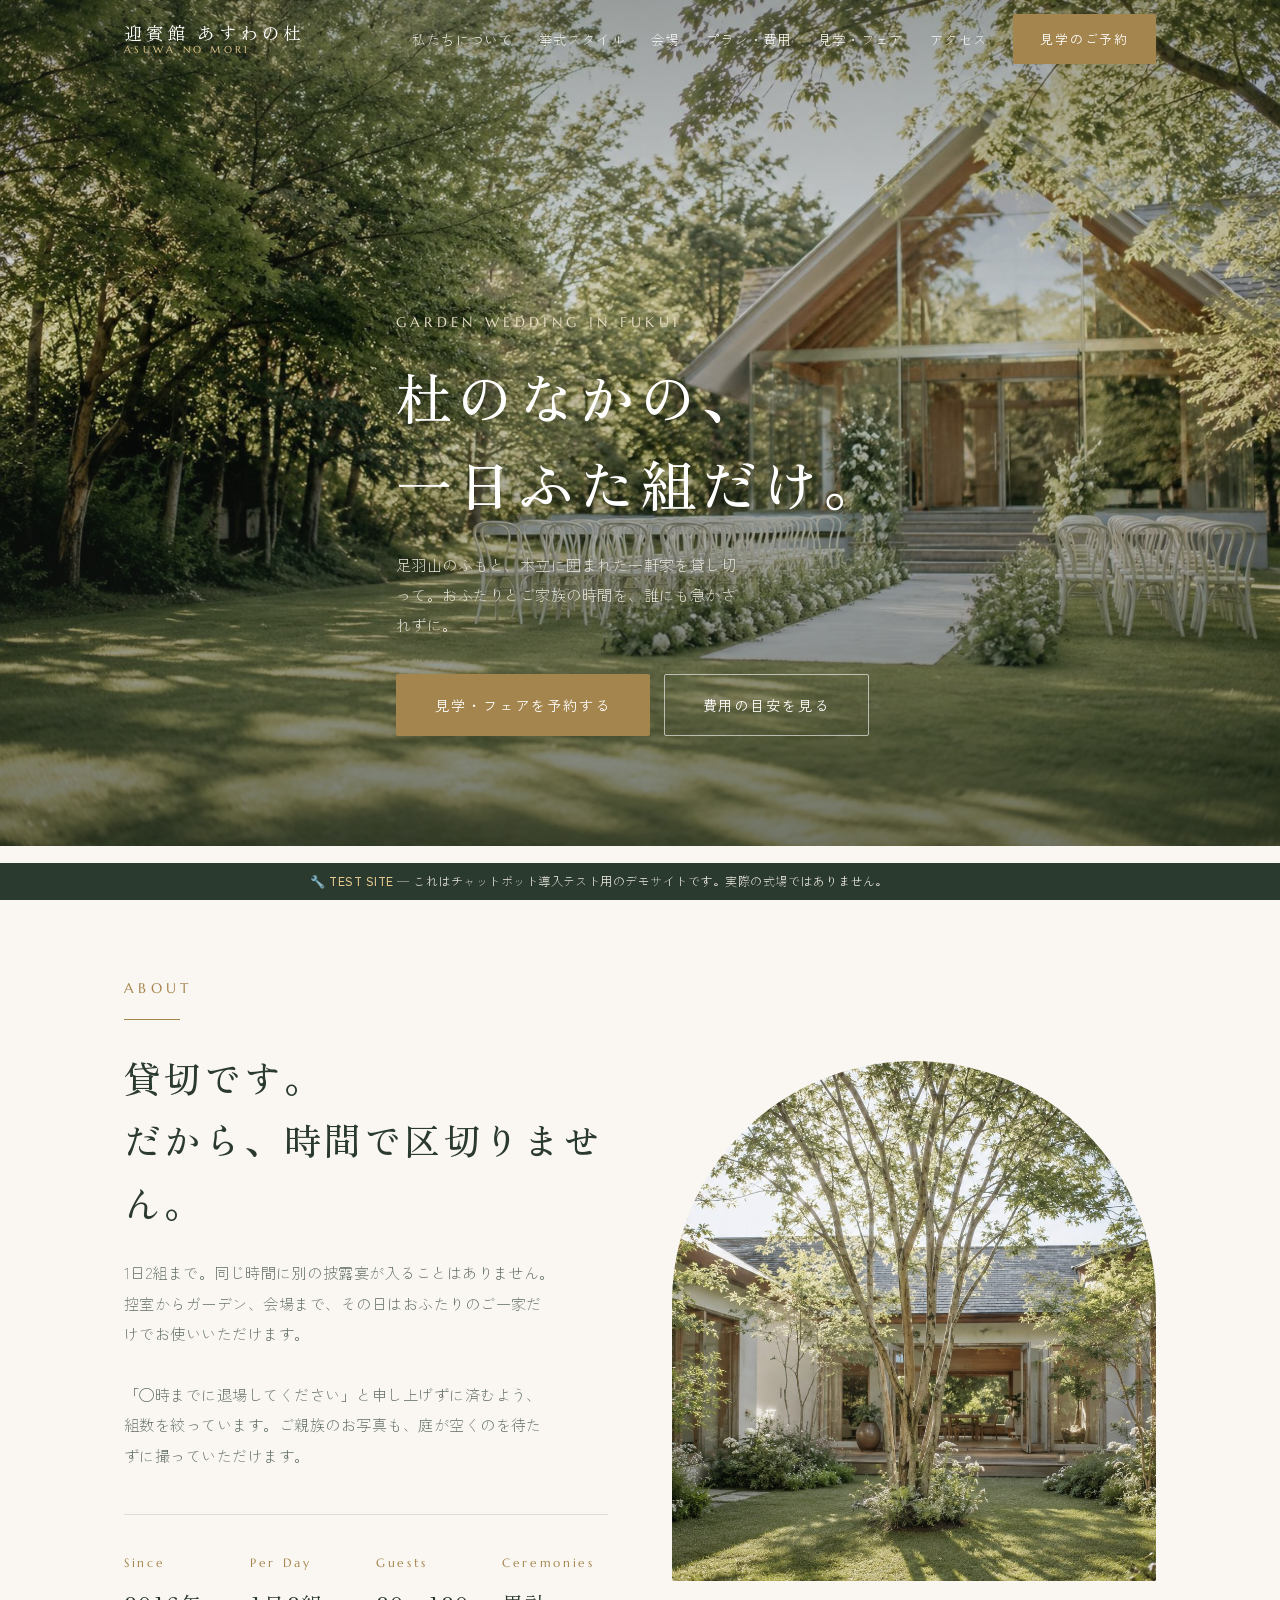
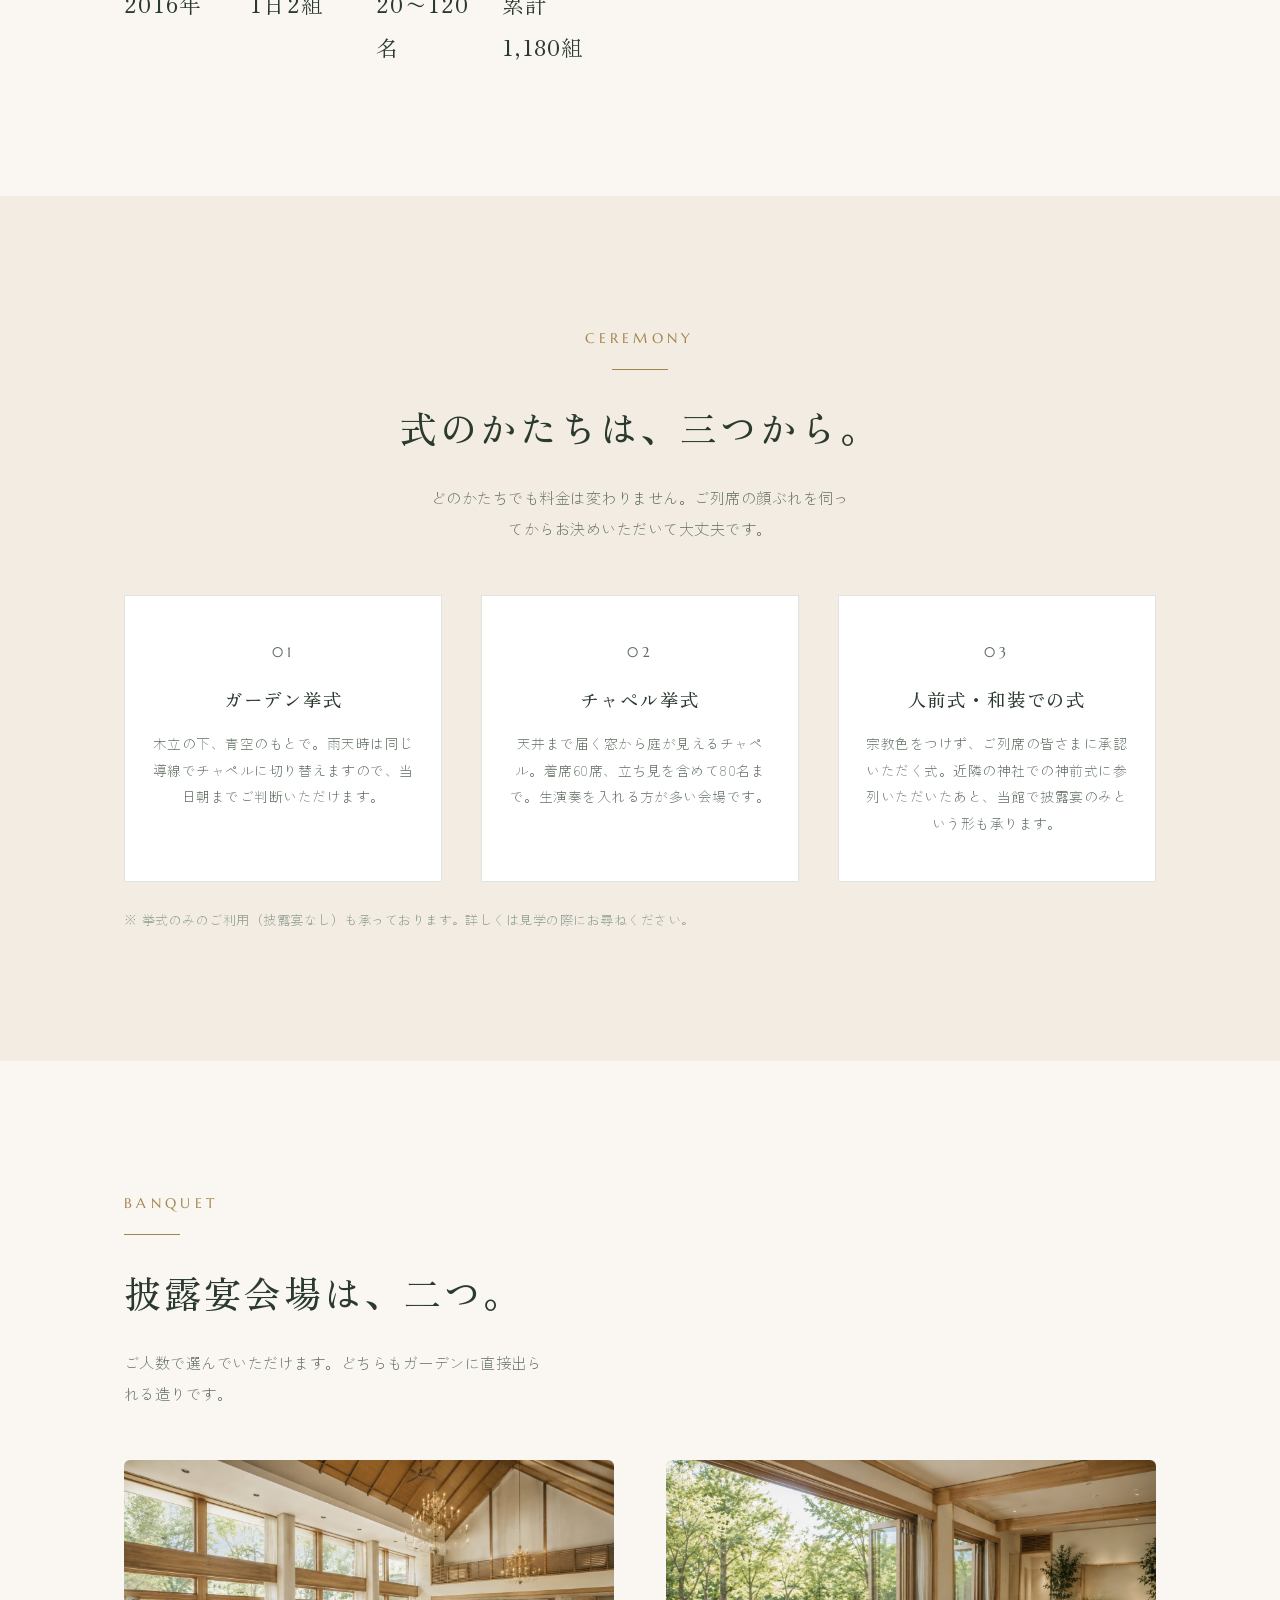
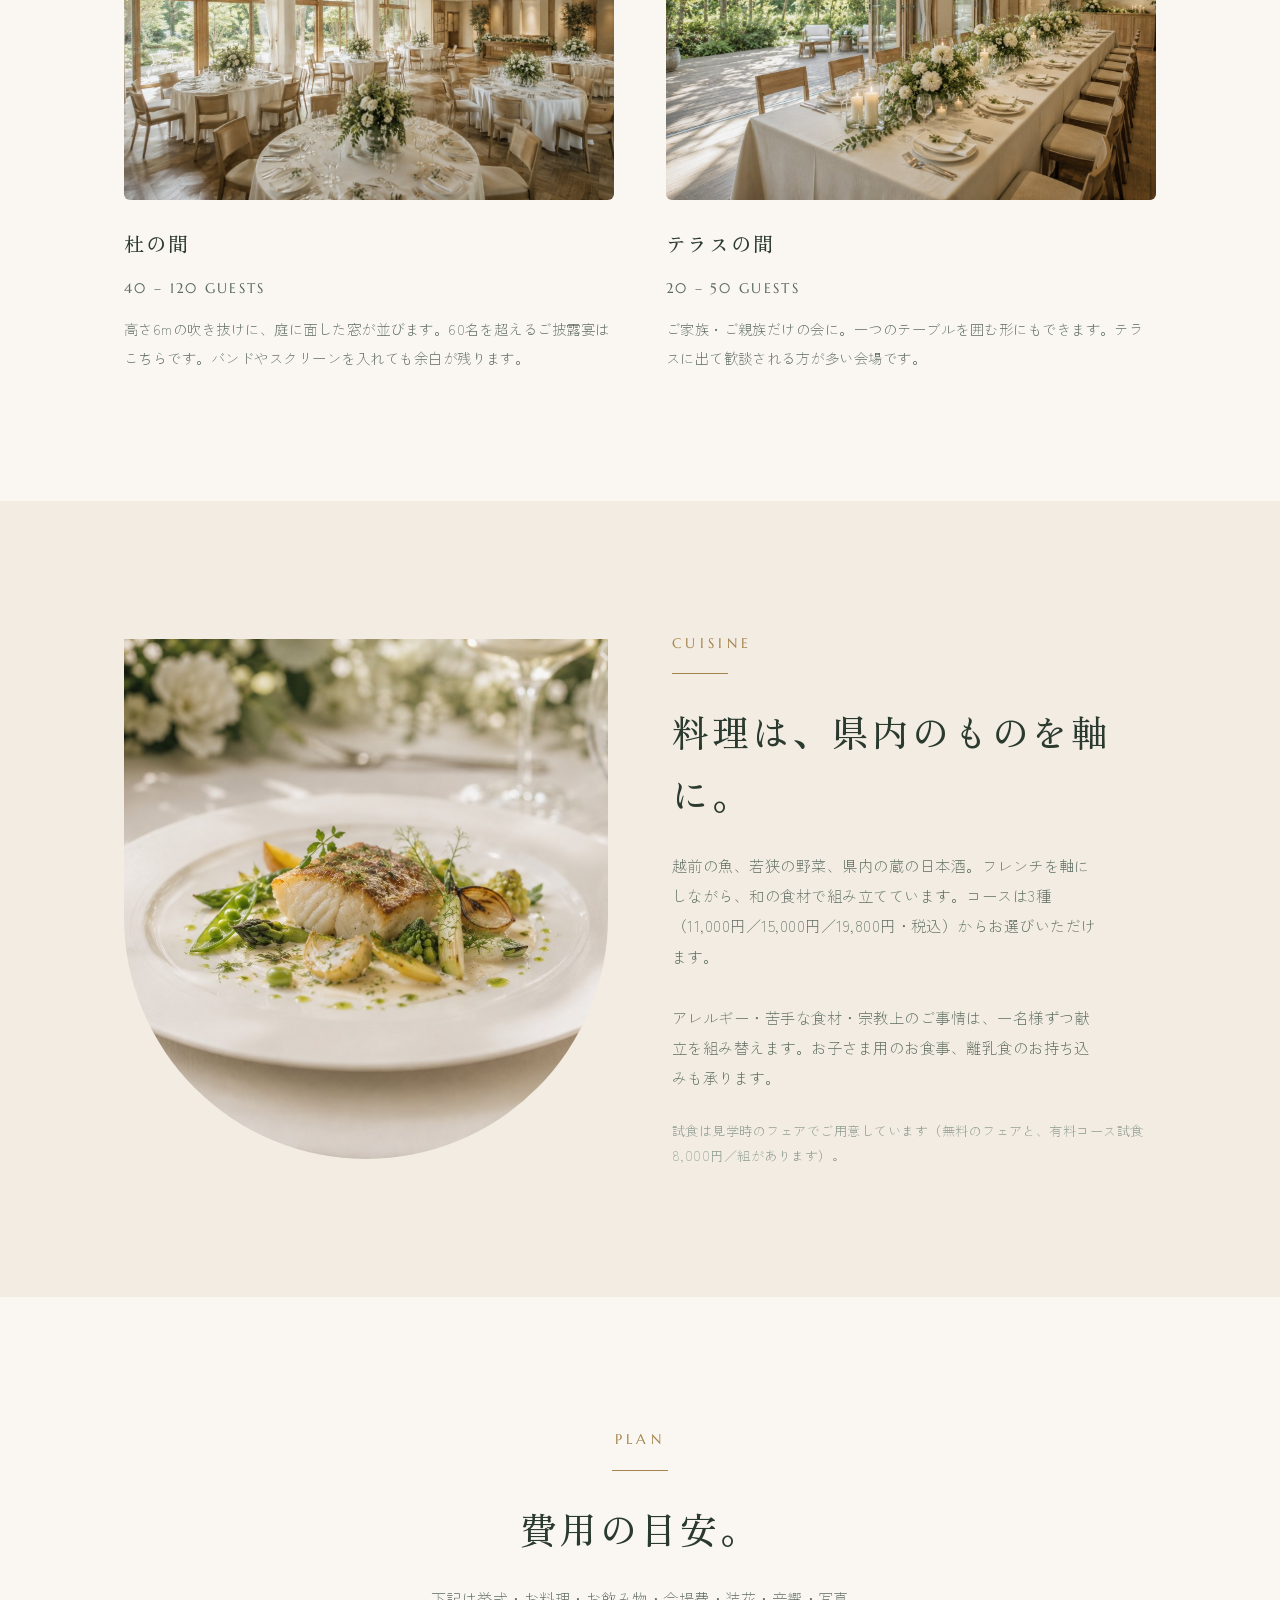
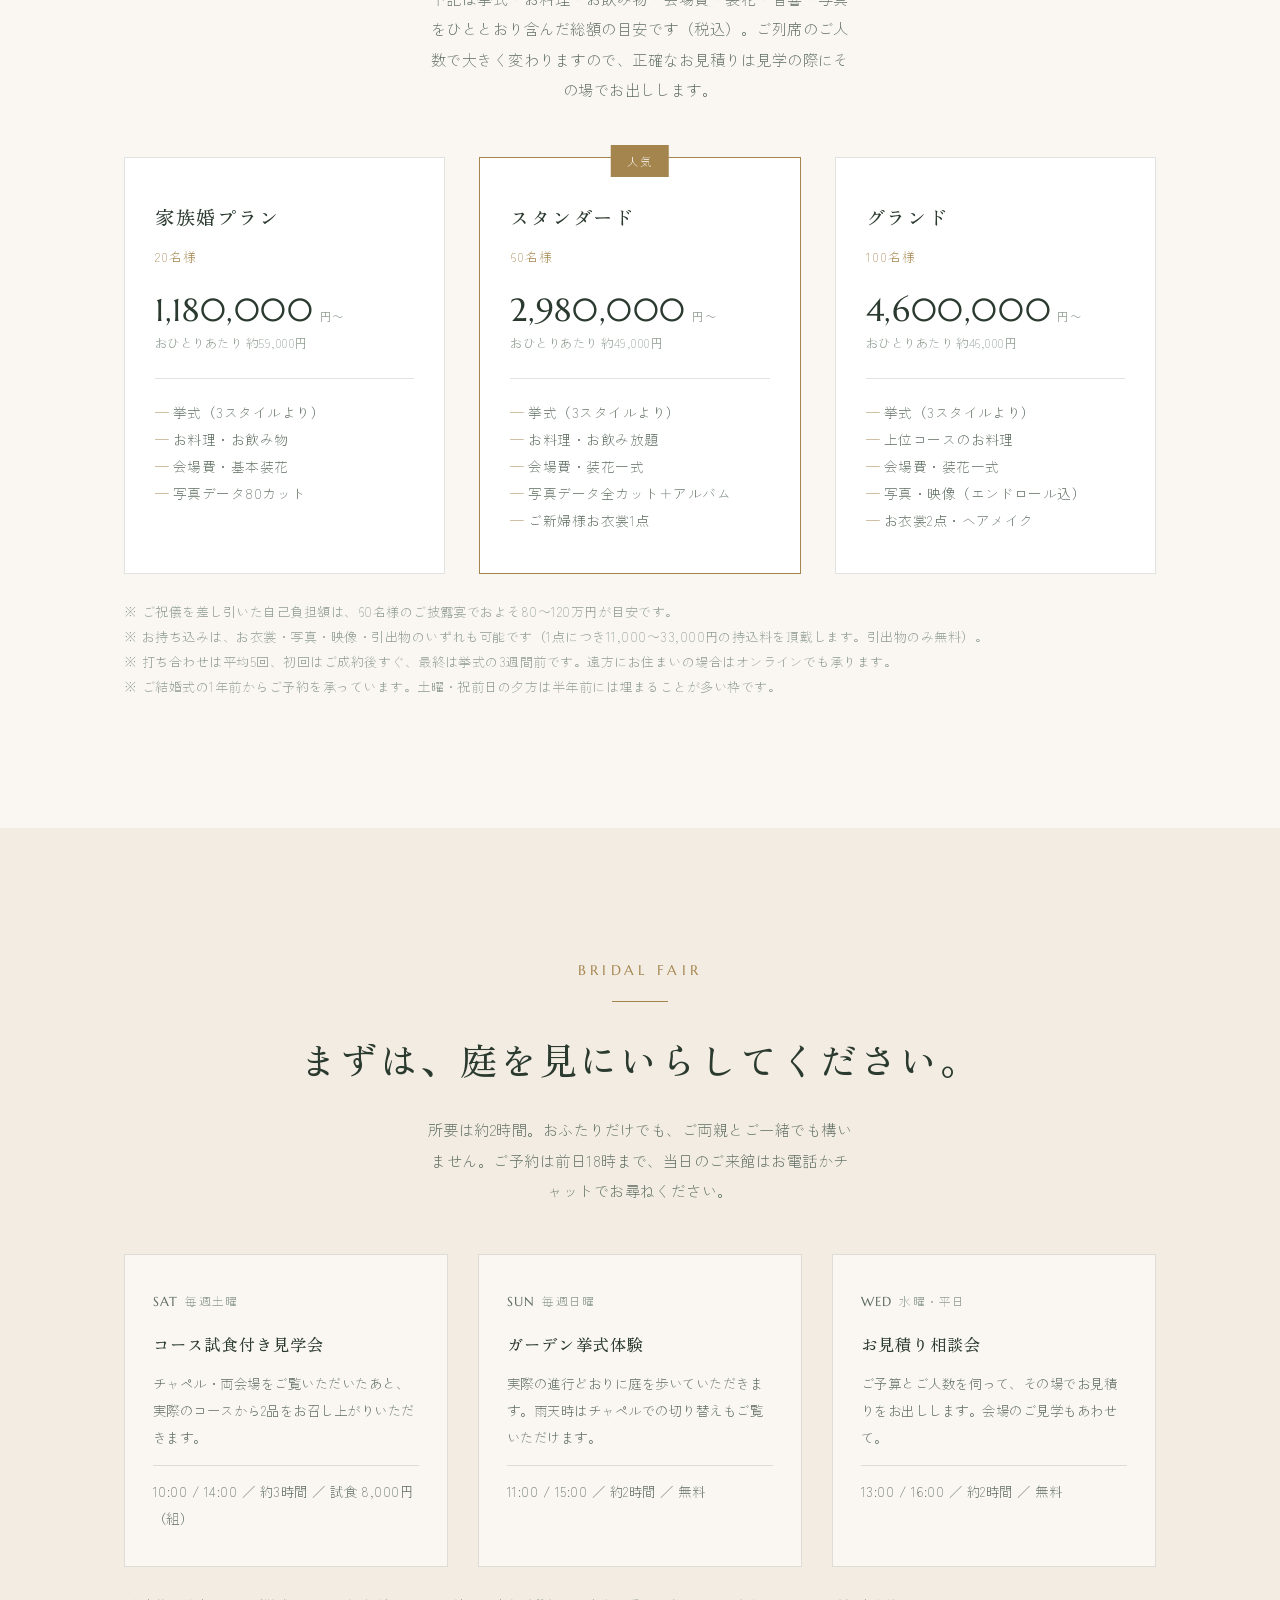
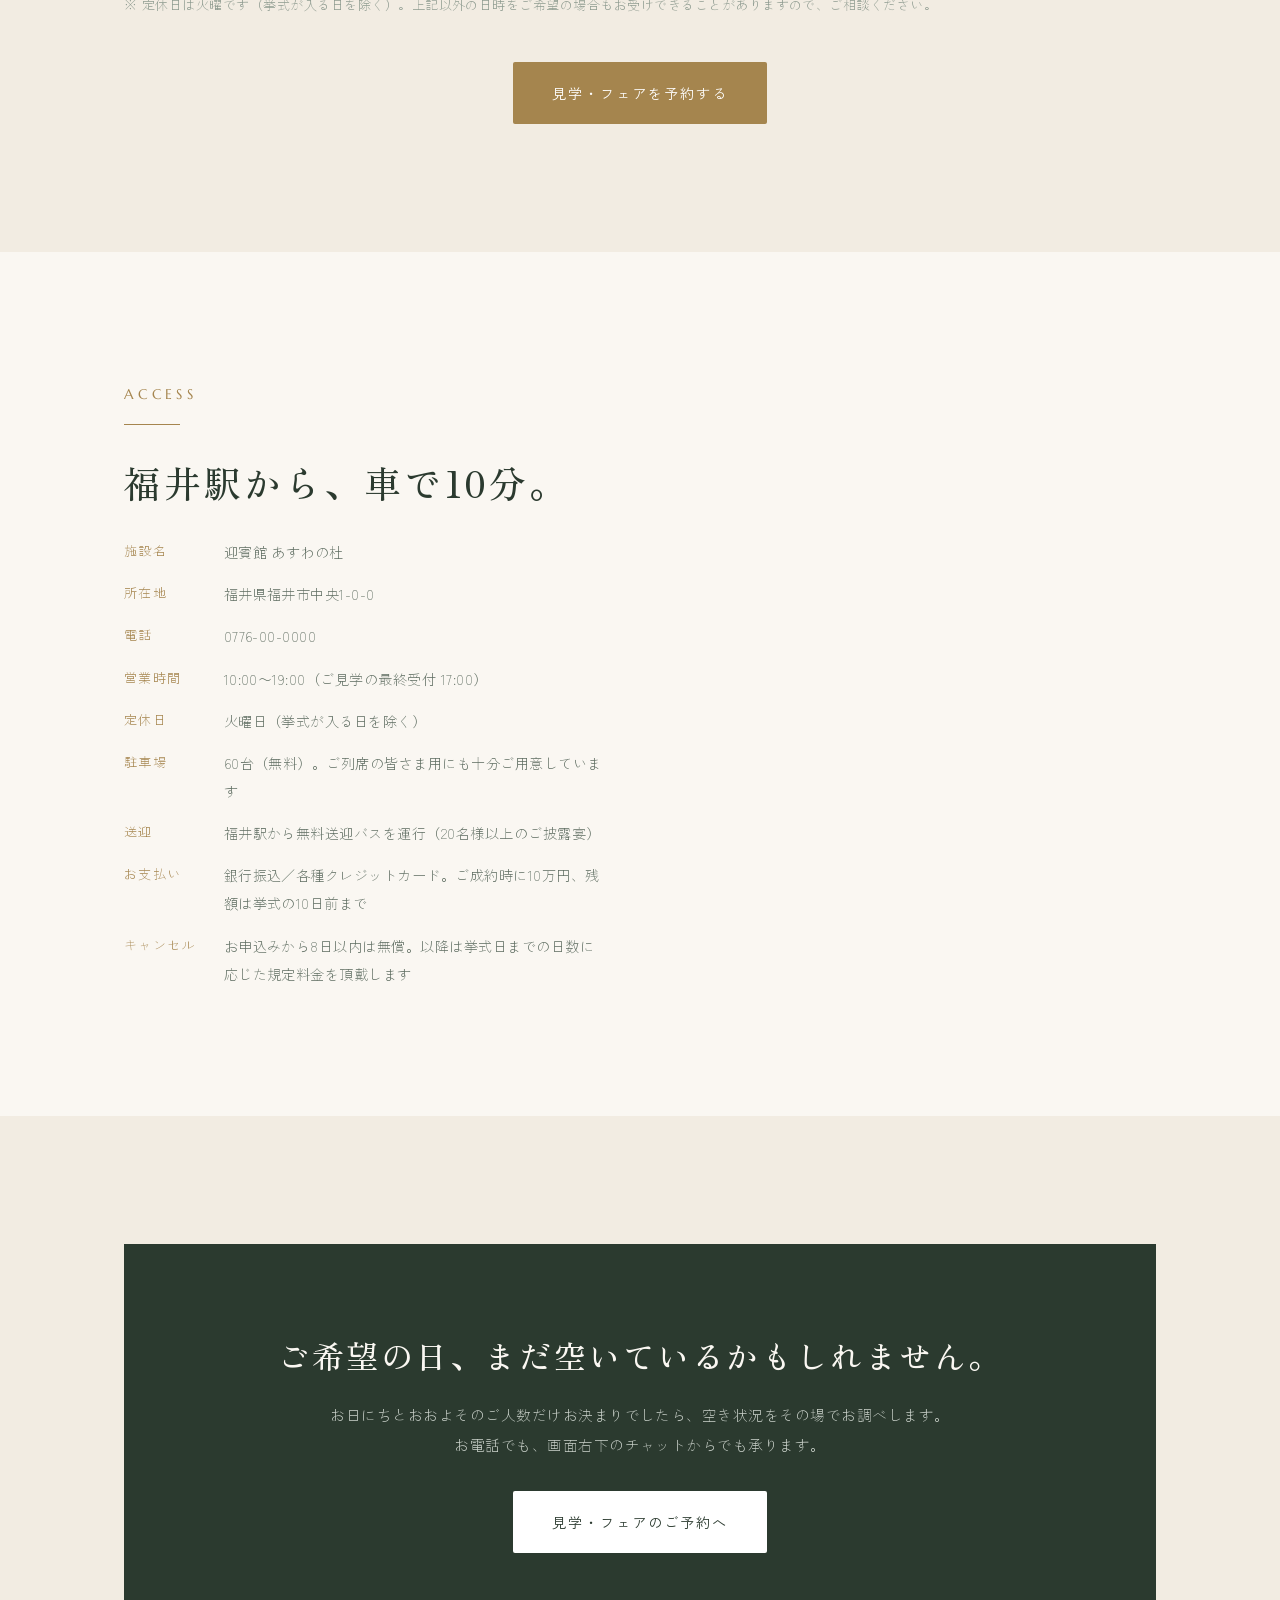
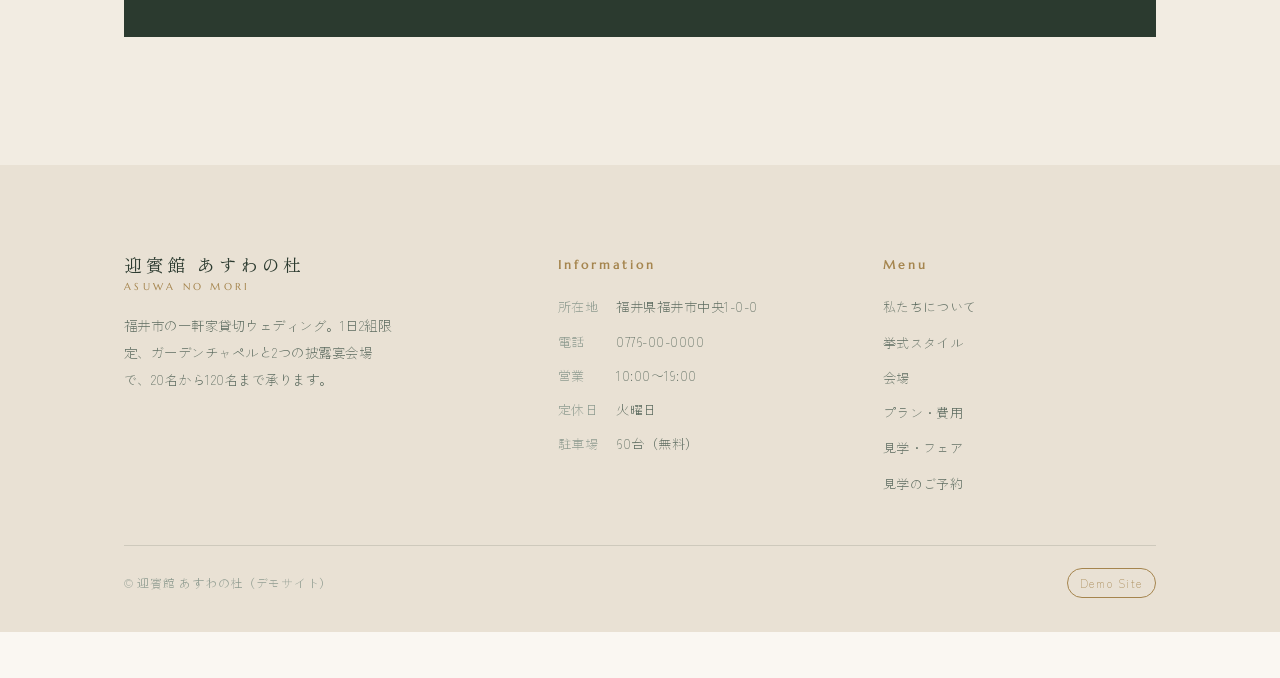
<file: index.html>
<!DOCTYPE html>
<html lang="ja">
<head>
<meta charset="UTF-8">
<meta name="viewport" content="width=device-width, initial-scale=1.0">
<title>迎賓館 あすわの杜 | 福井のガーデンウェディング・結婚式場</title>
<meta name="description" content="福井市の一軒家貸切ウェディング「迎賓館 あすわの杜」。1日2組限定、緑に囲まれたガーデンチャペルと2つの披露宴会場。20名の家族婚から120名まで。ブライダルフェア開催中。">
<link rel="stylesheet" href="style.css">
</head>
<body>

<!-- ===== NAV ===== -->
<header class="nav" id="nav">
  <div class="wrap nav__inner">
    <a class="brand" href="index.html">迎賓館 あすわの杜<span>ASUWA NO MORI</span></a>
    <nav class="nav__links">
      <a href="#about">私たちについて</a>
      <a href="#style">挙式スタイル</a>
      <a href="#hall">会場</a>
      <a href="#plan">プラン・費用</a>
      <a href="#fair">見学・フェア</a>
      <a href="#access">アクセス</a>
    </nav>
    <a class="btn btn--primary nav__cta" href="fair.html">見学のご予約</a>
  </div>
</header>

<!-- ===== HERO ===== -->
<section class="hero">
  <div class="hero__bg"><img src="images/hero.jpg" alt="緑に囲まれたガーデンチャペル" fetchpriority="high"></div>
  <div class="wrap hero__copy">
    <p class="eyebrow">Garden Wedding in Fukui</p>
    <h1 class="hero__jp">杜のなかの、<br>一日ふた組だけ。</h1>
    <p class="hero__sub">足羽山のふもと、木立に囲まれた一軒家を貸し切って。おふたりとご家族の時間を、誰にも急かされずに。</p>
    <div class="hero__actions">
      <a class="btn btn--primary" href="fair.html">見学・フェアを予約する</a>
      <a class="btn btn--ghost" href="#plan">費用の目安を見る</a>
    </div>
  </div>
</section>

<!-- ===== ABOUT ===== -->
<section class="section" id="about">
  <div class="wrap split reveal">
    <div>
      <p class="eyebrow">About</p>
      <div class="rule"></div>
      <h2 class="h-sec">貸切です。<br>だから、時間で区切りません。</h2>
      <p class="lead">1日2組まで。同じ時間に別の披露宴が入ることはありません。控室からガーデン、会場まで、その日はおふたりのご一家だけでお使いいただけます。<br><br>「◯時までに退場してください」と申し上げずに済むよう、組数を絞っています。ご親族のお写真も、庭が空くのを待たずに撮っていただけます。</p>
      <dl class="figures">
        <div class="figure"><dt>Since</dt><dd>2016年</dd></div>
        <div class="figure"><dt>Per Day</dt><dd>1日2組</dd></div>
        <div class="figure"><dt>Guests</dt><dd>20〜120名</dd></div>
        <div class="figure"><dt>Ceremonies</dt><dd>累計1,180組</dd></div>
      </dl>
    </div>
    <div class="split__media"><img src="images/garden.jpg" alt="中庭のガーデン" loading="lazy"></div>
  </div>
</section>

<!-- ===== 挙式スタイル ===== -->
<section class="section section--soft" id="style">
  <div class="wrap">
    <div class="reveal center">
      <p class="eyebrow">Ceremony</p>
      <div class="rule"></div>
      <h2 class="h-sec">式のかたちは、三つから。</h2>
      <p class="lead">どのかたちでも料金は変わりません。ご列席の顔ぶれを伺ってからお決めいただいて大丈夫です。</p>
    </div>
    <div class="styles reveal">
      <article class="style">
        <p class="style__no">01</p>
        <h3>ガーデン挙式</h3>
        <p>木立の下、青空のもとで。雨天時は同じ導線でチャペルに切り替えますので、当日朝までご判断いただけます。</p>
      </article>
      <article class="style">
        <p class="style__no">02</p>
        <h3>チャペル挙式</h3>
        <p>天井まで届く窓から庭が見えるチャペル。着席60席、立ち見を含めて80名まで。生演奏を入れる方が多い会場です。</p>
      </article>
      <article class="style">
        <p class="style__no">03</p>
        <h3>人前式・和装での式</h3>
        <p>宗教色をつけず、ご列席の皆さまに承認いただく式。近隣の神社での神前式に参列いただいたあと、当館で披露宴のみという形も承ります。</p>
      </article>
    </div>
    <p class="note">※ 挙式のみのご利用（披露宴なし）も承っております。詳しくは見学の際にお尋ねください。</p>
  </div>
</section>

<!-- ===== 会場 ===== -->
<section class="section" id="hall">
  <div class="wrap">
    <div class="reveal">
      <p class="eyebrow">Banquet</p>
      <div class="rule"></div>
      <h2 class="h-sec">披露宴会場は、二つ。</h2>
      <p class="lead">ご人数で選んでいただけます。どちらもガーデンに直接出られる造りです。</p>
    </div>
    <div class="halls reveal">
      <article class="hall">
        <div class="hall__media"><img src="images/hall-mori.jpg" alt="披露宴会場 杜の間" loading="lazy"></div>
        <h3>杜の間</h3>
        <p class="hall__meta">40 – 120 GUESTS</p>
        <p>高さ6mの吹き抜けに、庭に面した窓が並びます。60名を超えるご披露宴はこちらです。バンドやスクリーンを入れても余白が残ります。</p>
      </article>
      <article class="hall">
        <div class="hall__media"><img src="images/hall-terrace.jpg" alt="披露宴会場 テラスの間" loading="lazy"></div>
        <h3>テラスの間</h3>
        <p class="hall__meta">20 – 50 GUESTS</p>
        <p>ご家族・ご親族だけの会に。一つのテーブルを囲む形にもできます。テラスに出て歓談される方が多い会場です。</p>
      </article>
    </div>
  </div>
</section>

<!-- ===== 料理 ===== -->
<section class="section section--soft">
  <div class="wrap split split--rev reveal">
    <div>
      <p class="eyebrow">Cuisine</p>
      <div class="rule"></div>
      <h2 class="h-sec">料理は、県内のものを軸に。</h2>
      <p class="lead">越前の魚、若狭の野菜、県内の蔵の日本酒。フレンチを軸にしながら、和の食材で組み立てています。コースは3種（11,000円／15,000円／19,800円・税込）からお選びいただけます。<br><br>アレルギー・苦手な食材・宗教上のご事情は、一名様ずつ献立を組み替えます。お子さま用のお食事、離乳食のお持ち込みも承ります。</p>
      <p class="note">試食は見学時のフェアでご用意しています（無料のフェアと、有料コース試食8,000円／組があります）。</p>
    </div>
    <div class="split__media"><img src="images/dinner.jpg" alt="コース料理" loading="lazy"></div>
  </div>
</section>

<!-- ===== プラン ===== -->
<section class="section" id="plan">
  <div class="wrap">
    <div class="reveal center">
      <p class="eyebrow">Plan</p>
      <div class="rule"></div>
      <h2 class="h-sec">費用の目安。</h2>
      <p class="lead">下記は挙式・お料理・お飲み物・会場費・装花・音響・写真をひととおり含んだ総額の目安です（税込）。ご列席のご人数で大きく変わりますので、正確なお見積りは見学の際にその場でお出しします。</p>
    </div>
    <div class="plans reveal">
      <article class="plan">
        <h3>家族婚プラン</h3>
        <p class="plan__for">20名様</p>
        <p class="plan__price">1,180,000<small>円〜</small></p>
        <p class="plan__unit">おひとりあたり 約59,000円</p>
        <ul>
          <li>挙式（3スタイルより）</li>
          <li>お料理・お飲み物</li>
          <li>会場費・基本装花</li>
          <li>写真データ80カット</li>
        </ul>
      </article>
      <article class="plan plan--mark">
        <h3>スタンダード</h3>
        <p class="plan__for">60名様</p>
        <p class="plan__price">2,980,000<small>円〜</small></p>
        <p class="plan__unit">おひとりあたり 約49,000円</p>
        <ul>
          <li>挙式（3スタイルより）</li>
          <li>お料理・お飲み放題</li>
          <li>会場費・装花一式</li>
          <li>写真データ全カット＋アルバム</li>
          <li>ご新婦様お衣裳1点</li>
        </ul>
      </article>
      <article class="plan">
        <h3>グランド</h3>
        <p class="plan__for">100名様</p>
        <p class="plan__price">4,600,000<small>円〜</small></p>
        <p class="plan__unit">おひとりあたり 約46,000円</p>
        <ul>
          <li>挙式（3スタイルより）</li>
          <li>上位コースのお料理</li>
          <li>会場費・装花一式</li>
          <li>写真・映像（エンドロール込）</li>
          <li>お衣裳2点・ヘアメイク</li>
        </ul>
      </article>
    </div>
    <p class="note">
      ※ ご祝儀を差し引いた自己負担額は、60名様のご披露宴でおよそ80〜120万円が目安です。<br>
      ※ お持ち込みは、お衣裳・写真・映像・引出物のいずれも可能です（1点につき11,000〜33,000円の持込料を頂戴します。引出物のみ無料）。<br>
      ※ 打ち合わせは平均5回、初回はご成約後すぐ、最終は挙式の3週間前です。遠方にお住まいの場合はオンラインでも承ります。<br>
      ※ ご結婚式の1年前からご予約を承っています。土曜・祝前日の夕方は半年前には埋まることが多い枠です。
    </p>
  </div>
</section>

<!-- ===== フェア ===== -->
<section class="section section--soft" id="fair">
  <div class="wrap">
    <div class="reveal center">
      <p class="eyebrow">Bridal Fair</p>
      <div class="rule"></div>
      <h2 class="h-sec">まずは、庭を見にいらしてください。</h2>
      <p class="lead">所要は約2時間。おふたりだけでも、ご両親とご一緒でも構いません。ご予約は前日18時まで、当日のご来館はお電話かチャットでお尋ねください。</p>
    </div>
    <div class="fairs reveal">
      <article class="fair">
        <p class="fair__day">SAT<small>毎週土曜</small></p>
        <h4>コース試食付き見学会</h4>
        <p>チャペル・両会場をご覧いただいたあと、実際のコースから2品をお召し上がりいただきます。</p>
        <p class="fair__time">10:00 / 14:00 ／ 約3時間 ／ 試食 8,000円（組）</p>
      </article>
      <article class="fair">
        <p class="fair__day">SUN<small>毎週日曜</small></p>
        <h4>ガーデン挙式体験</h4>
        <p>実際の進行どおりに庭を歩いていただきます。雨天時はチャペルでの切り替えもご覧いただけます。</p>
        <p class="fair__time">11:00 / 15:00 ／ 約2時間 ／ 無料</p>
      </article>
      <article class="fair">
        <p class="fair__day">WED<small>水曜・平日</small></p>
        <h4>お見積り相談会</h4>
        <p>ご予算とご人数を伺って、その場でお見積りをお出しします。会場のご見学もあわせて。</p>
        <p class="fair__time">13:00 / 16:00 ／ 約2時間 ／ 無料</p>
      </article>
    </div>
    <p class="note">※ 定休日は火曜です（挙式が入る日を除く）。上記以外の日時をご希望の場合もお受けできることがありますので、ご相談ください。</p>
    <div class="center" style="margin-top:44px">
      <a class="btn btn--primary" href="fair.html">見学・フェアを予約する</a>
    </div>
  </div>
</section>

<!-- ===== ACCESS ===== -->
<section class="section" id="access">
  <div class="wrap split reveal">
    <div>
      <p class="eyebrow">Access</p>
      <div class="rule"></div>
      <h2 class="h-sec">福井駅から、車で10分。</h2>
      <dl class="info">
        <dt>施設名</dt><dd>迎賓館 あすわの杜</dd>
        <dt>所在地</dt><dd>福井県福井市中央1-0-0</dd>
        <dt>電話</dt><dd>0776-00-0000</dd>
        <dt>営業時間</dt><dd>10:00〜19:00（ご見学の最終受付 17:00）</dd>
        <dt>定休日</dt><dd>火曜日（挙式が入る日を除く）</dd>
        <dt>駐車場</dt><dd>60台（無料）。ご列席の皆さま用にも十分ご用意しています</dd>
        <dt>送迎</dt><dd>福井駅から無料送迎バスを運行（20名様以上のご披露宴）</dd>
        <dt>お支払い</dt><dd>銀行振込／各種クレジットカード。ご成約時に10万円、残額は挙式の10日前まで</dd>
        <dt>キャンセル</dt><dd>お申込みから8日以内は無償。以降は挙式日までの日数に応じた規定料金を頂戴します</dd>
      </dl>
    </div>
    <div class="split__media">
      <iframe class="map" src="https://maps.google.com/maps?q=%E7%A6%8F%E4%BA%95%E9%A7%85&z=15&output=embed" loading="lazy" title="地図"></iframe>
    </div>
  </div>
</section>

<!-- ===== CTA ===== -->
<section class="section section--soft">
  <div class="wrap">
    <div class="cta-band reveal">
      <h2>ご希望の日、まだ空いているかもしれません。</h2>
      <p>お日にちとおおよそのご人数だけお決まりでしたら、空き状況をその場でお調べします。<br>お電話でも、画面右下のチャットからでも承ります。</p>
      <a class="btn btn--light" href="fair.html">見学・フェアのご予約へ</a>
    </div>
  </div>
</section>

<!-- ===== FOOTER ===== -->
<footer class="foot">
  <div class="wrap">
    <div class="foot__grid">
      <div>
        <a class="brand" href="index.html">迎賓館 あすわの杜<span>ASUWA NO MORI</span></a>
        <p class="foot__tag">福井市の一軒家貸切ウェディング。1日2組限定、ガーデンチャペルと2つの披露宴会場で、20名から120名まで承ります。</p>
      </div>
      <div>
        <h5>Information</h5>
        <dl>
          <dt>所在地</dt><dd>福井県福井市中央1-0-0</dd>
          <dt>電話</dt><dd>0776-00-0000</dd>
          <dt>営業</dt><dd>10:00〜19:00</dd>
          <dt>定休日</dt><dd>火曜日</dd>
          <dt>駐車場</dt><dd>60台（無料）</dd>
        </dl>
      </div>
      <div>
        <h5>Menu</h5>
        <div class="foot__links">
          <a href="#about">私たちについて</a>
          <a href="#style">挙式スタイル</a>
          <a href="#hall">会場</a>
          <a href="#plan">プラン・費用</a>
          <a href="#fair">見学・フェア</a>
          <a href="fair.html">見学のご予約</a>
        </div>
      </div>
    </div>
    <div class="foot__bottom">
      <span>&copy; 迎賓館 あすわの杜（デモサイト）</span>
      <span class="demo-pill">Demo Site</span>
    </div>
  </div>
</footer>

<div class="test-banner">🔧 <b>TEST SITE</b> — これはチャットボット導入テスト用のデモサイトです。実際の式場ではありません。</div>

<script>
  // nav shadow on scroll
  const nav = document.getElementById('nav');
  const onScroll = () => nav.classList.toggle('is-scrolled', window.scrollY > 8);
  onScroll(); window.addEventListener('scroll', onScroll, {passive:true});

  // scroll reveal
  const io = new IntersectionObserver((entries) => {
    entries.forEach(e => { if (e.isIntersecting){ e.target.classList.add('in'); io.unobserve(e.target);} });
  }, {threshold:.12, rootMargin:'0px 0px -40px 0px'});
  document.querySelectorAll('.reveal').forEach(el => io.observe(el));
</script>

<!-- 応急処置: widget.js の既定アイコンが pointer-events:none のまま復活されず、
     マウスでクリックできない（.has-icon の img にしか auto が無い）。
     本体 app.liens-web.com/widget.js が直ったらこのブロックは削除してよい。 -->
<style>
  #liens-bot-toggle:not(.has-icon) { pointer-events: auto !important; }
</style>
<!-- LIENS BOT チャットウィジェット -->
<!-- ウェディングデモ用のボット（2026-08-29作成） -->
<script>
  (function() {
    var botId = 'cmtcy90m801ob4201mc9rtni0';
    if (botId.indexOf('REPLACE_') === 0) { return; }
    var script = document.createElement('script');
    script.src = 'https://app.liens-web.com/widget.js?v=' + Date.now();
    script.setAttribute('data-bot-id', botId);
    script.setAttribute('data-api-url', 'https://app.liens-web.com');
    script.setAttribute('data-color', '#a5854e');
    script.setAttribute('data-position', 'bottom-right');
    script.defer = true;
    document.head.appendChild(script);
  })();
</script>
</body>
</html>
</file>
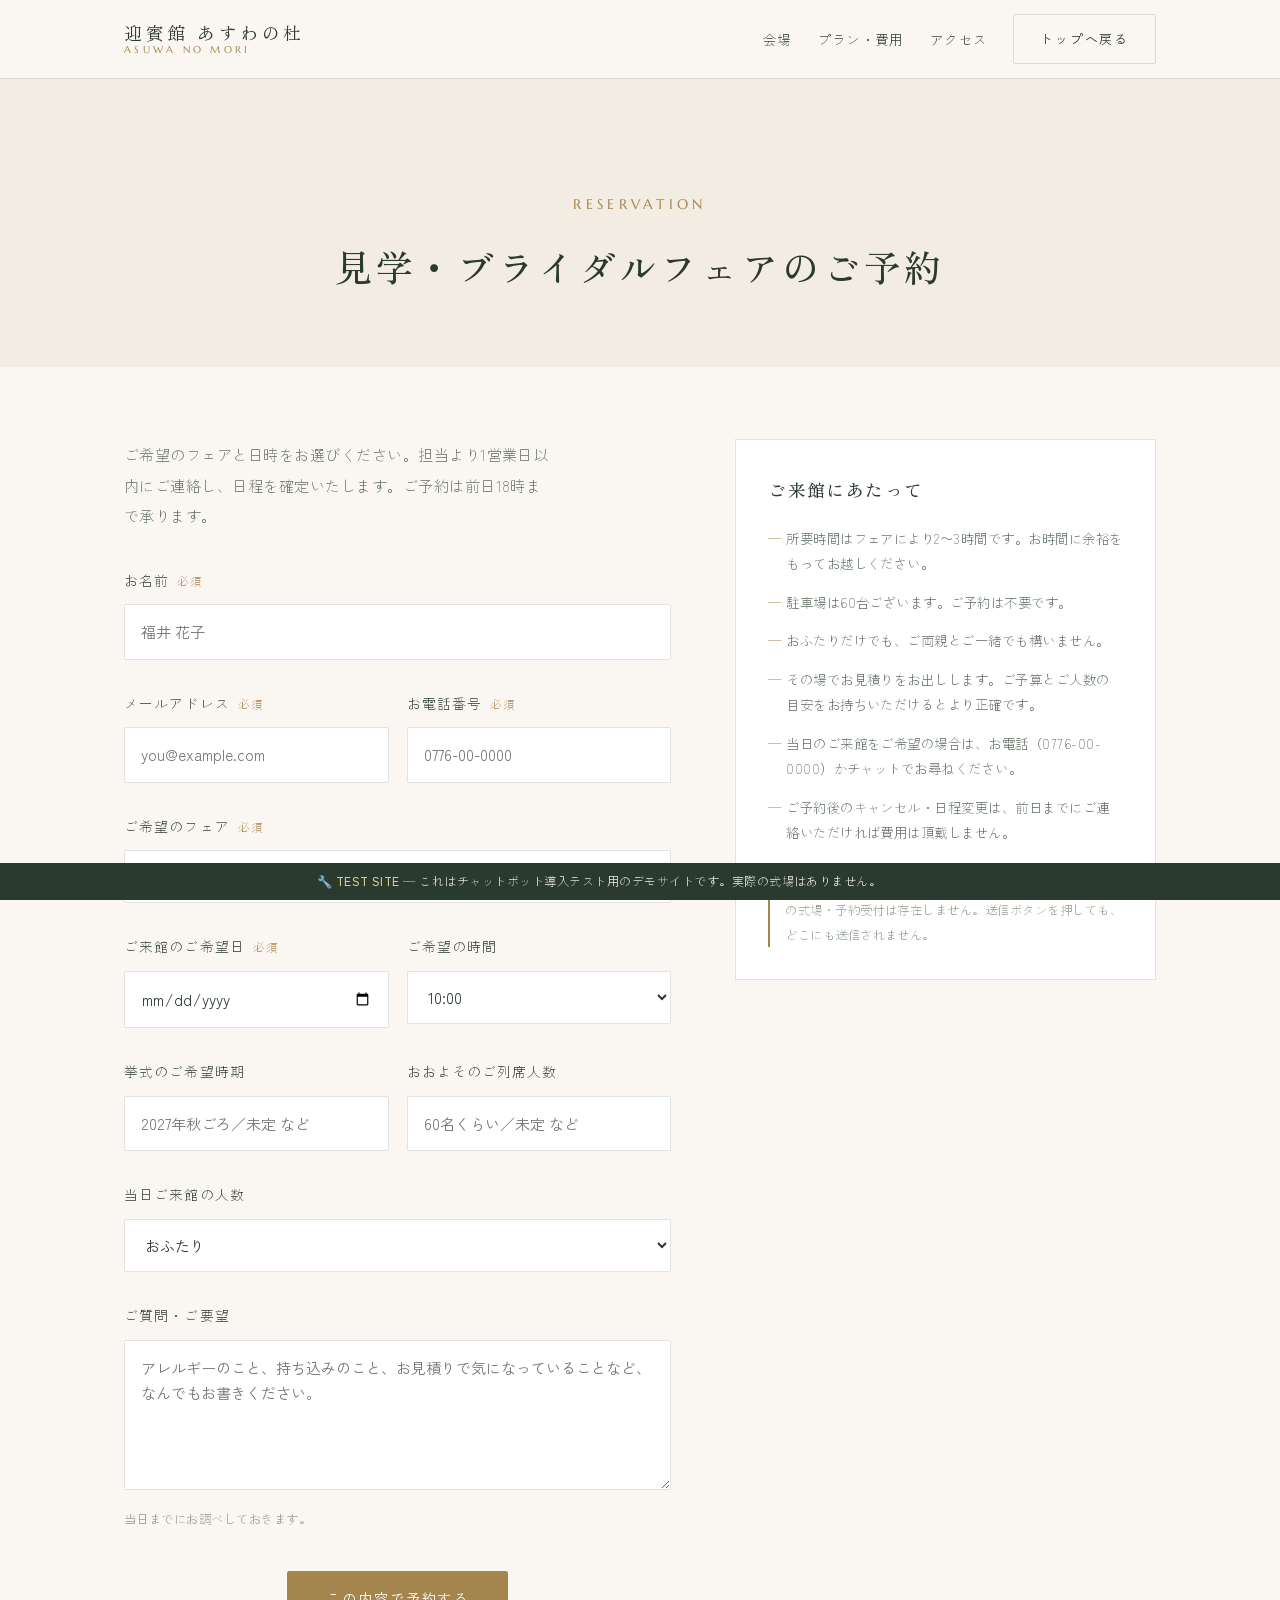
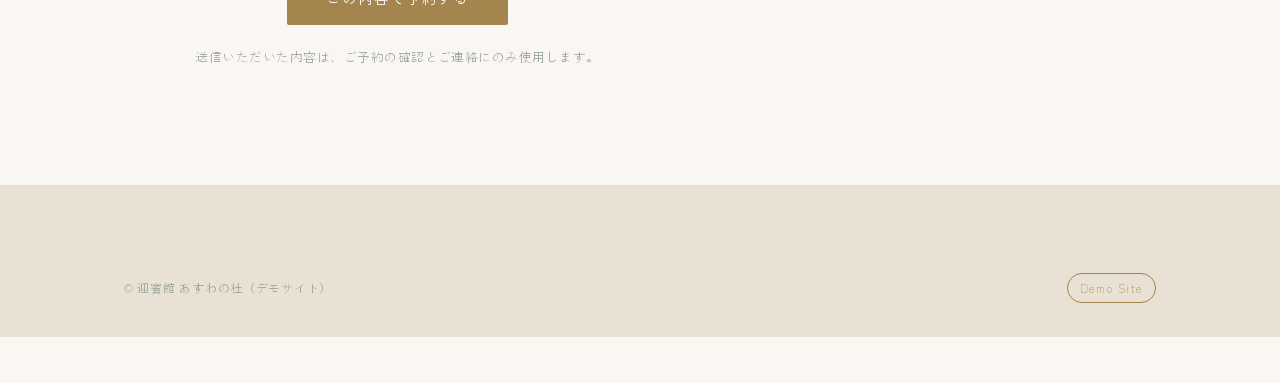
<file: fair.html>
<!DOCTYPE html>
<html lang="ja">
<head>
<meta charset="UTF-8">
<meta name="viewport" content="width=device-width, initial-scale=1.0">
<title>見学・ブライダルフェアのご予約 | 迎賓館 あすわの杜</title>
<meta name="robots" content="noindex">
<link rel="stylesheet" href="style.css">
<style>
  .resv{padding:clamp(40px,6vw,72px) 0 clamp(70px,9vw,120px)}
  .resv__grid{display:grid;grid-template-columns:1.3fr 1fr;gap:clamp(32px,5vw,72px);align-items:start}
  .field--row{display:grid;grid-template-columns:1fr 1fr;gap:18px}
  .aside{background:#fff;border:1px solid var(--line);padding:32px 32px}
  .aside h3{font-family:var(--serif);font-weight:500;font-size:1.1rem;letter-spacing:.08em;margin-bottom:18px}
  .aside ul{list-style:none;display:grid;gap:13px;font-size:.84rem;color:var(--ink-soft)}
  .aside li{padding-left:18px;position:relative;line-height:1.9}
  .aside li::before{content:"—";position:absolute;left:0;color:var(--brass)}
  .demo-notice{margin-top:28px;font-size:.78rem;color:var(--ink-faint);border-left:2px solid var(--brass);padding-left:15px;line-height:1.95}
  @media (max-width:900px){.resv__grid{grid-template-columns:1fr}.field--row{grid-template-columns:1fr}}
</style>
</head>
<body>

<header class="nav is-scrolled" id="nav">
  <div class="wrap nav__inner">
    <a class="brand" href="index.html">迎賓館 あすわの杜<span>ASUWA NO MORI</span></a>
    <nav class="nav__links">
      <a href="index.html#hall">会場</a>
      <a href="index.html#plan">プラン・費用</a>
      <a href="index.html#access">アクセス</a>
    </nav>
    <a class="btn btn--ghost nav__cta" href="index.html">トップへ戻る</a>
  </div>
</header>

<section class="page-head">
  <div class="wrap">
    <p class="eyebrow">Reservation</p>
    <h1>見学・ブライダルフェアのご予約</h1>
  </div>
</section>

<section class="resv">
  <div class="wrap resv__grid">
    <div>
      <p class="lead">ご希望のフェアと日時をお選びください。担当より1営業日以内にご連絡し、日程を確定いたします。ご予約は前日18時まで承ります。</p>
      <form class="form" id="fairForm" style="margin-top:36px">
        <div class="field">
          <label for="name">お名前<span class="req">必須</span></label>
          <input type="text" id="name" name="name" required placeholder="福井 花子">
        </div>
        <div class="field field--row">
          <div>
            <label for="email">メールアドレス<span class="req">必須</span></label>
            <input type="email" id="email" name="email" required placeholder="you@example.com">
          </div>
          <div>
            <label for="tel">お電話番号<span class="req">必須</span></label>
            <input type="tel" id="tel" name="tel" required placeholder="0776-00-0000">
          </div>
        </div>
        <div class="field">
          <label for="fair">ご希望のフェア<span class="req">必須</span></label>
          <select id="fair" name="fair" required>
            <option value="">お選びください</option>
            <option>コース試食付き見学会（毎週土曜・約3時間・試食8,000円／組）</option>
            <option>ガーデン挙式体験（毎週日曜・約2時間・無料）</option>
            <option>お見積り相談会（水曜ほか平日・約2時間・無料）</option>
            <option>上記以外の日時で相談したい</option>
          </select>
        </div>
        <div class="field field--row">
          <div>
            <label for="date">ご来館のご希望日<span class="req">必須</span></label>
            <input type="date" id="date" name="date" required>
          </div>
          <div>
            <label for="time">ご希望の時間</label>
            <select id="time" name="time">
              <option>10:00</option>
              <option>11:00</option>
              <option>13:00</option>
              <option>14:00</option>
              <option>15:00</option>
              <option>16:00</option>
            </select>
          </div>
        </div>
        <div class="field field--row">
          <div>
            <label for="wdate">挙式のご希望時期</label>
            <input type="text" id="wdate" name="wdate" placeholder="2027年秋ごろ／未定 など">
          </div>
          <div>
            <label for="guests">おおよそのご列席人数</label>
            <input type="text" id="guests" name="guests" placeholder="60名くらい／未定 など">
          </div>
        </div>
        <div class="field">
          <label for="visitors">当日ご来館の人数</label>
          <select id="visitors" name="visitors">
            <option>おふたり</option>
            <option>おふたり＋ご家族</option>
            <option>おひとり</option>
          </select>
        </div>
        <div class="field">
          <label for="message">ご質問・ご要望</label>
          <textarea id="message" name="message" placeholder="アレルギーのこと、持ち込みのこと、お見積りで気になっていることなど、なんでもお書きください。"></textarea>
          <p class="field__hint">当日までにお調べしておきます。</p>
        </div>
        <div class="form__actions">
          <button type="submit" class="btn btn--primary">この内容で予約する</button>
          <p class="form__note">送信いただいた内容は、ご予約の確認とご連絡にのみ使用します。</p>
        </div>
      </form>
    </div>

    <aside class="aside">
      <h3>ご来館にあたって</h3>
      <ul>
        <li>所要時間はフェアにより2〜3時間です。お時間に余裕をもってお越しください。</li>
        <li>駐車場は60台ございます。ご予約は不要です。</li>
        <li>おふたりだけでも、ご両親とご一緒でも構いません。</li>
        <li>その場でお見積りをお出しします。ご予算とご人数の目安をお持ちいただけるとより正確です。</li>
        <li>当日のご来館をご希望の場合は、お電話（0776-00-0000）かチャットでお尋ねください。</li>
        <li>ご予約後のキャンセル・日程変更は、前日までにご連絡いただければ費用は頂戴しません。</li>
      </ul>
      <p class="demo-notice">これはチャットボット導入テスト用のデモサイトです。実際の式場・予約受付は存在しません。送信ボタンを押しても、どこにも送信されません。</p>
    </aside>
  </div>
</section>

<footer class="foot">
  <div class="wrap">
    <div class="foot__bottom" style="margin-top:0;border-top:0;padding-top:0">
      <span>&copy; 迎賓館 あすわの杜（デモサイト）</span>
      <span class="demo-pill">Demo Site</span>
    </div>
  </div>
</footer>

<div class="test-banner">🔧 <b>TEST SITE</b> — これはチャットボット導入テスト用のデモサイトです。実際の式場はありません。</div>

<script>
  document.getElementById('fairForm').addEventListener('submit', function(e){
    e.preventDefault();
    alert('デモサイトのため、実際には送信されません。\n\n実際のサイトでは、この内容が式場へ届きます。');
  });
</script>

<!-- LIENS BOT チャットウィジェット -->
<!-- ⚠️ data-bot-id は index.html と同じIDに差し替えること -->
<script>
  (function() {
    var botId = 'cmtcy90m801ob4201mc9rtni0';
    if (botId.indexOf('REPLACE_') === 0) { return; }
    var script = document.createElement('script');
    script.src = 'https://app.liens-web.com/widget.js?v=' + Date.now();
    script.setAttribute('data-bot-id', botId);
    script.setAttribute('data-api-url', 'https://app.liens-web.com');
    script.setAttribute('data-color', '#a5854e');
    script.setAttribute('data-position', 'bottom-right');
    script.defer = true;
    document.head.appendChild(script);
  })();
</script>
</body>
</html>
</file>
<file: style.css>
/* =========================================================
   迎賓館 あすわの杜  -  shared styles
   生成り × 深緑 × 真鍮。見出しはセリフ、写真はアーチ抜き。
   越前炉端なぎ（暗色・明朝）／コモレ福井（白・サンセリフ）と
   3枠で並ぶので、意図的にどちらとも違う方向にしてある。
   ========================================================= */

@import url('https://fonts.googleapis.com/css2?family=Marcellus&family=Zen+Old+Mincho:wght@400;500;600&family=Zen+Kaku+Gothic+New:wght@300;400;500&display=swap');

:root{
  --paper:#faf7f2;         /* 生成り */
  --paper-soft:#f2ece2;
  --paper-tint:#e9e1d4;
  --ink:#2b3a2f;           /* 深緑 */
  --ink-soft:#5c6b5f;
  --ink-faint:#8d9a8f;
  --line:rgba(43,58,47,.14);
  --brass:#a5854e;         /* 真鍮 */
  --brass-deep:#836839;
  --brass-soft:rgba(165,133,78,.12);
  --radius:2px;
  --maxw:1160px;
  --pad:clamp(20px, 5vw, 64px);
  --serif:"Zen Old Mincho","Noto Serif JP",serif;
  --gothic:"Zen Kaku Gothic New","Noto Sans JP",sans-serif;
  --latin:"Marcellus",serif;
}

*{box-sizing:border-box;margin:0;padding:0}
html{scroll-behavior:smooth;-webkit-text-size-adjust:100%}
body{
  font-family:var(--gothic);
  color:var(--ink);
  background:var(--paper);
  line-height:2;
  font-weight:300;
  -webkit-font-smoothing:antialiased;
  letter-spacing:.03em;
}
img{max-width:100%;display:block}
a{color:inherit;text-decoration:none}

/* ---------- layout helpers ---------- */
.wrap{max-width:var(--maxw);margin:0 auto;padding-left:var(--pad);padding-right:var(--pad)}
.section{padding:clamp(76px,10vw,148px) 0}
.section--soft{background:var(--paper-soft)}
.eyebrow{
  font-family:var(--latin);
  font-size:.9rem;letter-spacing:.3em;text-transform:uppercase;
  color:var(--brass);margin-bottom:16px;
}
.h-sec{
  font-family:var(--serif);font-weight:500;
  font-size:clamp(1.55rem,3.3vw,2.3rem);line-height:1.7;
  letter-spacing:.08em;margin-bottom:24px;
}
.lead{color:var(--ink-soft);font-size:.95rem;max-width:54ch}
.note{color:var(--ink-faint);font-size:.82rem;line-height:1.9;margin-top:26px}
.rule{width:56px;height:1px;background:var(--brass);margin:0 0 26px}
.center{text-align:center}
.center .rule{margin-left:auto;margin-right:auto}
.center .lead{margin-left:auto;margin-right:auto}

/* ---------- buttons ---------- */
.btn{
  display:inline-block;font-family:var(--gothic);font-weight:400;
  font-size:.88rem;letter-spacing:.14em;padding:16px 38px;
  border:1px solid transparent;border-radius:var(--radius);
  transition:background .25s,color .25s,border-color .25s;
}
.btn--primary{background:var(--brass);color:#fff}
.btn--primary:hover{background:var(--brass-deep)}
.btn--ghost{border-color:var(--line);color:var(--ink)}
.btn--ghost:hover{border-color:var(--brass);color:var(--brass)}
.btn--light{background:#fff;color:var(--ink)}
.btn--light:hover{background:var(--paper-tint)}

/* ---------- nav ---------- */
.nav{
  position:fixed;inset:0 0 auto 0;z-index:900;
  background:transparent;transition:background .3s,border-color .3s;
  border-bottom:1px solid transparent;
}
.nav.is-scrolled{background:rgba(250,247,242,.94);backdrop-filter:blur(10px);border-bottom-color:var(--line)}
.nav__inner{display:flex;align-items:center;gap:26px;height:78px}
.brand{font-family:var(--serif);font-size:1.1rem;letter-spacing:.2em;white-space:nowrap;line-height:1.35;color:#fff}
.brand span{display:block;font-family:var(--latin);font-size:.6rem;letter-spacing:.34em;color:#e2c88d}
.nav__links{display:flex;gap:26px;margin-left:auto;font-size:.84rem;letter-spacing:.1em;color:#fff}
.nav__links a:hover{color:#e2c88d}
.nav__cta{padding:11px 26px;font-size:.8rem}
.nav.is-scrolled .brand{color:var(--ink)}
.nav.is-scrolled .brand span{color:var(--brass)}
.nav.is-scrolled .nav__links{color:var(--ink)}
.nav.is-scrolled .nav__links a:hover{color:var(--brass)}

/* ---------- hero ---------- */
.hero{position:relative;min-height:94svh;display:flex;align-items:flex-end;padding-bottom:clamp(56px,9vw,110px);overflow:hidden}
.hero__bg{position:absolute;inset:0;z-index:0}
.hero__bg img{width:100%;height:100%;object-fit:cover}
.hero__bg::after{content:"";position:absolute;inset:0;background:linear-gradient(180deg,rgba(30,40,32,.42) 0%,rgba(30,40,32,.12) 40%,rgba(30,40,32,.58) 100%)}
.hero__copy{position:relative;z-index:1;color:#fff}
.hero__copy .eyebrow{color:#e8dcc4}
.hero__jp{
  font-family:var(--serif);font-weight:500;
  font-size:clamp(2rem,5.6vw,3.5rem);line-height:1.55;letter-spacing:.09em;
  text-shadow:0 2px 24px rgba(20,28,22,.45);
}
.hero__sub{margin-top:22px;max-width:44ch;font-size:.95rem;color:#f0ece3;text-shadow:0 1px 14px rgba(20,28,22,.5)}
.hero__actions{display:flex;gap:14px;flex-wrap:wrap;margin-top:34px}
.hero__actions .btn--ghost{border-color:rgba(255,255,255,.6);color:#fff}
.hero__actions .btn--ghost:hover{background:rgba(255,255,255,.14);border-color:#fff;color:#fff}

/* ---------- split ---------- */
.split{display:grid;grid-template-columns:1fr 1fr;gap:clamp(32px,5vw,76px);align-items:center}
.split--rev .split__media{order:-1}
.split__media img,.split__media .map{width:100%;height:clamp(300px,42vw,520px);object-fit:cover;border:0}
/* アーチ抜き。ここが他デモとの一番の差 */
.split__media img{border-radius:999px 999px 6px 6px}
.split--rev .split__media img{border-radius:6px 6px 999px 999px}

/* ---------- 挙式スタイル ---------- */
.styles{display:grid;grid-template-columns:repeat(3,1fr);gap:clamp(20px,3vw,40px);margin-top:52px}
.style{text-align:center;padding:44px 26px;background:#fff;border:1px solid var(--line)}
.style__no{font-family:var(--latin);font-size:.8rem;letter-spacing:.3em;color:var(--brass)}
.style h3{font-family:var(--serif);font-weight:500;font-size:1.15rem;letter-spacing:.1em;margin:14px 0 12px}
.style p{font-size:.86rem;color:var(--ink-soft);line-height:1.95}

/* ---------- 会場 ---------- */
.halls{display:grid;grid-template-columns:1fr 1fr;gap:clamp(24px,4vw,54px);margin-top:52px}
.hall__media img{width:100%;height:clamp(240px,30vw,340px);object-fit:cover;border-radius:6px}
.hall h3{font-family:var(--serif);font-weight:500;font-size:1.25rem;letter-spacing:.09em;margin:24px 0 10px}
.hall__meta{font-family:var(--latin);font-size:.82rem;letter-spacing:.16em;color:var(--brass);margin-bottom:12px}
.hall p{font-size:.9rem;color:var(--ink-soft)}

/* ---------- プラン ---------- */
.plans{display:grid;grid-template-columns:repeat(3,1fr);gap:clamp(20px,3vw,34px);margin-top:52px}
.plan{background:#fff;border:1px solid var(--line);padding:40px 30px;display:flex;flex-direction:column}
.plan--mark{border-color:var(--brass);position:relative}
.plan--mark::before{
  content:"人気";position:absolute;top:-13px;left:50%;transform:translateX(-50%);
  background:var(--brass);color:#fff;font-size:.7rem;letter-spacing:.2em;padding:5px 16px;
}
.plan h3{font-family:var(--serif);font-weight:500;font-size:1.2rem;letter-spacing:.09em;margin-bottom:8px}
.plan__for{font-size:.8rem;color:var(--brass);letter-spacing:.08em;margin-bottom:20px}
.plan__price{font-family:var(--latin);font-size:2rem;letter-spacing:.02em;line-height:1.3}
.plan__price small{font-family:var(--gothic);font-size:.72rem;letter-spacing:.06em;color:var(--ink-faint);margin-left:6px}
.plan__unit{font-size:.78rem;color:var(--ink-faint);margin-bottom:22px}
.plan ul{list-style:none;font-size:.86rem;color:var(--ink-soft);line-height:1.95;border-top:1px solid var(--line);padding-top:20px}
.plan ul li{position:relative;padding-left:18px}
.plan ul li::before{content:"—";position:absolute;left:0;color:var(--brass)}

/* ---------- フェア ---------- */
.fairs{display:grid;grid-template-columns:repeat(3,1fr);gap:clamp(18px,2.6vw,30px);margin-top:48px}
.fair{background:var(--paper);border:1px solid var(--line);padding:34px 28px}
.fair__day{font-family:var(--latin);font-size:1.5rem;letter-spacing:.06em;color:var(--brass)}
.fair__day small{font-family:var(--gothic);font-size:.74rem;letter-spacing:.1em;color:var(--ink-faint);margin-left:8px}
.fair h4{font-family:var(--serif);font-weight:500;font-size:1.02rem;letter-spacing:.07em;margin:12px 0 10px}
.fair p{font-size:.84rem;color:var(--ink-soft)}
.fair__time{font-size:.78rem;color:var(--ink-faint);margin-top:14px;border-top:1px solid var(--line);padding-top:12px}

/* ---------- 情報表 ---------- */
.info{display:grid;grid-template-columns:auto 1fr;gap:14px 28px;font-size:.88rem;margin-top:8px}
.info dt{color:var(--brass);letter-spacing:.1em;white-space:nowrap;font-size:.82rem}
.info dd{color:var(--ink-soft)}

/* ---------- 数字 ---------- */
.figures{display:grid;grid-template-columns:repeat(4,1fr);gap:20px;margin-top:44px;border-top:1px solid var(--line);padding-top:36px}
.figure dt{font-family:var(--latin);font-size:.76rem;letter-spacing:.22em;color:var(--brass);margin-bottom:6px}
.figure dd{font-family:var(--serif);font-size:1.35rem;letter-spacing:.06em}

/* ---------- CTA ---------- */
.cta-band{
  background:var(--ink);color:var(--paper);
  padding:clamp(48px,7vw,84px) clamp(28px,5vw,72px);text-align:center;
}
.cta-band h2{font-family:var(--serif);font-weight:500;font-size:clamp(1.4rem,3vw,2rem);letter-spacing:.08em;line-height:1.7;margin-bottom:18px}
.cta-band p{color:#cfd6cf;font-size:.92rem;margin-bottom:32px}

/* ---------- footer ---------- */
.foot{background:var(--paper-tint);padding:clamp(56px,7vw,88px) 0 34px;font-size:.86rem}
.foot__grid{display:grid;grid-template-columns:1.4fr 1fr 1fr;gap:clamp(28px,4vw,56px)}
.foot .brand{color:var(--ink)}
.foot .brand span{color:var(--brass)}
.foot__tag{color:var(--ink-soft);margin-top:18px;max-width:34ch;font-size:.84rem}
.foot h5{font-family:var(--latin);font-size:.78rem;letter-spacing:.24em;color:var(--brass);margin-bottom:16px}
.foot dl{display:grid;grid-template-columns:auto 1fr;gap:8px 18px;color:var(--ink-soft);font-size:.82rem}
.foot dt{color:var(--ink-faint)}
.foot__links{display:flex;flex-direction:column;gap:9px;color:var(--ink-soft);font-size:.82rem}
.foot__links a:hover{color:var(--brass)}
.foot__bottom{
  display:flex;justify-content:space-between;align-items:center;gap:16px;flex-wrap:wrap;
  margin-top:48px;padding-top:22px;border-top:1px solid var(--line);
  color:var(--ink-faint);font-size:.76rem;letter-spacing:.06em;
}
.demo-pill{border:1px solid var(--brass);color:var(--brass);padding:3px 12px;border-radius:999px;font-size:.7rem;letter-spacing:.14em}

/* ---------- テストサイトの断り ---------- */
.test-banner{
  position:fixed;left:0;right:0;bottom:0;z-index:950;
  background:var(--ink);color:#f3efe6;
  font-size:.76rem;letter-spacing:.04em;text-align:center;
  padding:9px 96px 9px 14px;line-height:1.6;
}
.test-banner b{color:#e2c88d;font-weight:500}
body{padding-bottom:46px}

/* ---------- reveal ---------- */
.reveal{opacity:0;transform:translateY(20px);transition:opacity .7s ease,transform .7s ease}
.reveal.in{opacity:1;transform:none}

/* ---------- フォーム（fair.html） ---------- */
.page-head{padding:clamp(120px,15vw,190px) 0 clamp(40px,6vw,70px);background:var(--paper-soft);text-align:center}
.page-head h1{font-family:var(--serif);font-weight:500;font-size:clamp(1.6rem,3.6vw,2.3rem);letter-spacing:.1em;line-height:1.7}
.form{max-width:720px;margin:0 auto}
.field{margin-bottom:30px}
.field label{display:block;font-size:.86rem;letter-spacing:.08em;margin-bottom:10px}
.req{color:var(--brass);font-size:.72rem;letter-spacing:.1em;margin-left:8px}
.field input,.field select,.field textarea{
  width:100%;font-family:inherit;font-size:.94rem;color:var(--ink);
  background:#fff;border:1px solid var(--line);border-radius:var(--radius);
  padding:14px 16px;line-height:1.7;
}
.field input:focus,.field select:focus,.field textarea:focus{outline:none;border-color:var(--brass)}
.field textarea{min-height:150px;resize:vertical}
.field__hint{font-size:.78rem;color:var(--ink-faint);margin-top:8px}
.form__actions{text-align:center;margin-top:40px}
.form__note{font-size:.8rem;color:var(--ink-faint);margin-top:20px;line-height:1.9}

/* ---------- responsive ---------- */
@media (max-width:900px){
  .split,.halls{grid-template-columns:1fr}
  .split--rev .split__media{order:0}
  .split__media img{border-radius:999px 999px 6px 6px}
  .styles,.plans,.fairs{grid-template-columns:1fr}
  .foot__grid{grid-template-columns:1fr}
  .figures{grid-template-columns:repeat(2,1fr);gap:26px}
  .nav__links{display:none}
  .nav__cta{margin-left:auto}
}
@media (max-width:480px){
  .hero{min-height:88svh}
  .test-banner{padding:8px 84px 8px 12px;font-size:.71rem}
}
</file>
